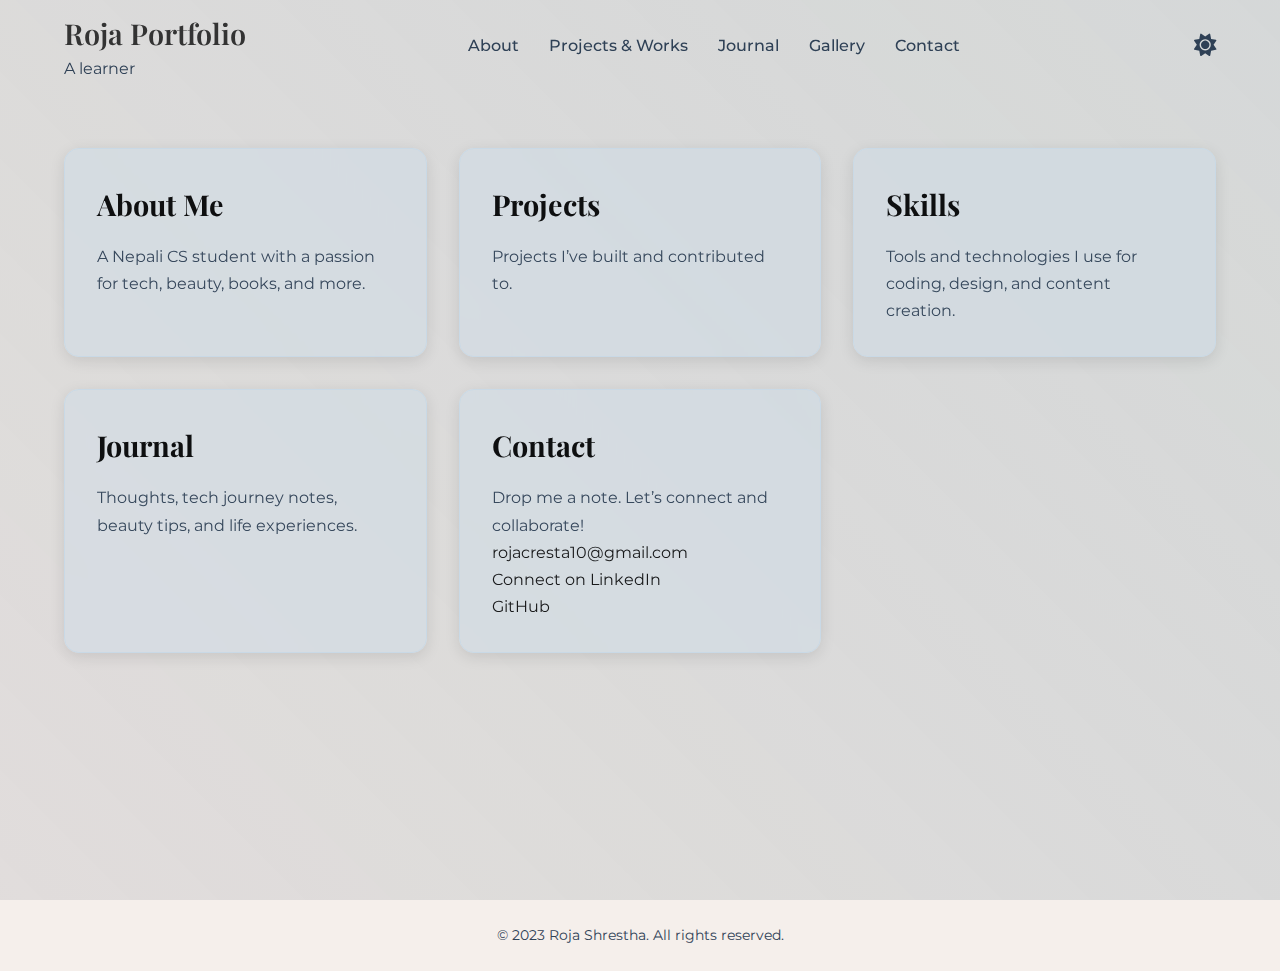
<file: index.html>
<!DOCTYPE html>
<html lang="en">
<head>
  <meta charset="UTF-8" />
  <meta name="viewport" content="width=device-width, initial-scale=1" />
  <title>Roja Portfolio — Home</title>
  <link rel="icon" href="rojapng.png" type="image/png" />

  <!-- Fonts & Icons -->
  <link href="https://fonts.googleapis.com/css2?family=Montserrat:wght@400;500;600;700&family=Playfair+Display:wght@600;700&display=swap" rel="stylesheet" />
  <link rel="stylesheet" href="https://cdnjs.cloudflare.com/ajax/libs/font-awesome/6.5.0/css/all.min.css" />

  <!-- Site styles -->
  <link rel="stylesheet" href="style.css" />

  <style>
    /* Make section-cards fully clickable without changing your main CSS */
    .clickable { position: relative; }
    .clickable .card-link {
      position: absolute; inset: 0; z-index: 5;
    }

    /* Header layout fixes: keep controls on the right */
    header#site-header {
      display: flex; align-items: center; justify-content: space-between;
      gap: 12px;
    }
    .right-controls { display: flex; align-items: center; gap: 10px; }
    .menu-toggle {
      display: none; background: transparent; border: 0; cursor: pointer;
      font-size: 1.8rem; line-height: 1; padding: 6px 8px;
    }

    /* Nav base (desktop) */
    .nav-menu { display: flex; align-items: center; gap: 30px; }

    /* Mobile */
    @media (max-width: 768px) {
      header#site-header { flex-wrap: wrap; }
      .menu-toggle { display: inline-block; }
      .nav-menu {
        display: none; width: 100%; flex-direction: column; gap: 10px;
        text-align: center; padding: 12px 0; border-radius: 12px;
        background: rgba(255,255,255,.85); backdrop-filter: blur(10px);
      }
      html.dark-mode .nav-menu { background: rgba(25,25,25,.9); }
      header#site-header.nav-open .nav-menu { display: flex; }
    }
  </style>
</head>
<body>
  <div class="container">
    <div class="cover"></div>

    <!-- Header -->
    <header id="site-header">
      <div class="left">
        <a href="index.html" class="logo-link"><h2>Roja Portfolio</h2></a>
        <p class="subtitle">A learner</p>
      </div>

      <!-- Navigation -->
      <nav id="primary-nav" class="nav-menu" aria-label="Primary">
        <a href="about.html">About</a>
        <a href="project.html">Projects & Works</a>
        <a href="journal.html">Journal</a>
        <a href="gallery.html">Gallery</a>
        <a href="contact.html">Contact</a>
      </nav>

      <!-- Right-side controls (always right) -->
      <div class="right-controls">
        <button class="menu-toggle" id="menu-toggle" aria-controls="primary-nav" aria-expanded="false" aria-label="Open menu">☰</button>
        <button id="toggle-theme" class="toggle-btn" aria-label="Toggle theme">
          <i id="theme-icon" class="fas fa-sun" aria-hidden="true"></i>
        </button>
      </div>
    </header>

    <!-- Main -->
    <main>
      <div class="section-container">
        <!-- About -->
        <section class="section-card clickable">
          <a class="card-link" href="about.html" aria-label="Go to About page"></a>
          <h2 class="section-title">About Me</h2>
          <p class="section-content">
            A Nepali CS student with a passion for tech, beauty, books, and more.
          </p>
        </section>

        <!-- Projects -->
        <section class="section-card clickable">
          <a class="card-link" href="project.html" aria-label="Go to Projects page"></a>
          <h2 class="section-title">Projects</h2>
          <p class="section-content">
            Projects I’ve built and contributed to.
          </p>
        </section>

        <!-- Skills -->
        <section class="section-card">
          <h2 class="section-title">Skills</h2>
          <p class="section-content">
            Tools and technologies I use for coding, design, and content creation.
          </p>
        </section>

        <!-- Journal -->
        <section class="section-card clickable">
          <a class="card-link" href="journal.html" aria-label="Go to Journal page"></a>
          <h2 class="section-title">Journal</h2>
          <p class="section-content">
            Thoughts, tech journey notes, beauty tips, and life experiences.
          </p>
        </section>

        <!-- Contact -->
        <section class="section-card clickable">
          <a class="card-link" href="contact.html" aria-label="Go to Contact page"></a>
          <h2 class="section-title">Contact</h2>
          <div class="section-content">
            <p>Drop me a note. Let’s connect and collaborate!</p>
            <a href="mailto:rojacresta10@gmail.com" class="contact-link">rojacresta10@gmail.com</a>
            <a href="https://www.linkedin.com/in/roja-shrestha-897589209/" class="contact-link" target="_blank" rel="noopener">Connect on LinkedIn</a>
            <a href="https://github.com/rojashrestha" class="contact-link" target="_blank" rel="noopener">GitHub</a>
          </div>
        </section>
      </div>
    </main>
  </div>

  <footer>
    <p>© 2023 Roja Shrestha. All rights reserved.</p>
  </footer>

  <!-- One JS: theme + menu -->
  <script>
    (function () {
      const header   = document.getElementById('site-header');
      const menuBtn  = document.getElementById('menu-toggle');
      const nav      = document.getElementById('primary-nav');
      const themeBtn = document.getElementById('toggle-theme');
      const icon     = document.getElementById('theme-icon');

      // ---------- THEME ----------
      const prefersDark = window.matchMedia('(prefers-color-scheme: dark)').matches;
      const saved = localStorage.getItem('theme');
      const startDark = saved ? saved === 'dark' : prefersDark;

      document.documentElement.classList.toggle('dark-mode', startDark);
      icon.className = startDark ? 'fas fa-moon' : 'fas fa-sun';
      themeBtn.setAttribute('aria-label', startDark ? 'Switch to light mode' : 'Switch to dark mode');

      themeBtn.addEventListener('click', () => {
        const nowDark = !document.documentElement.classList.contains('dark-mode');
        document.documentElement.classList.toggle('dark-mode', nowDark);
        localStorage.setItem('theme', nowDark ? 'dark' : 'light');
        icon.className = nowDark ? 'fas fa-moon' : 'fas fa-sun';
        themeBtn.setAttribute('aria-label', nowDark ? 'Switch to light mode' : 'Switch to dark mode');
      });

      // ---------- MENU ----------
      menuBtn.addEventListener('click', () => {
        const open = header.classList.toggle('nav-open');
        menuBtn.setAttribute('aria-expanded', open ? 'true' : 'false');
      });

      // close menu when a link is tapped (mobile)
      nav.querySelectorAll('a').forEach(a => {
        a.addEventListener('click', () => header.classList.remove('nav-open'));
      });
    })();
  </script>
</body>
</html>
</file>
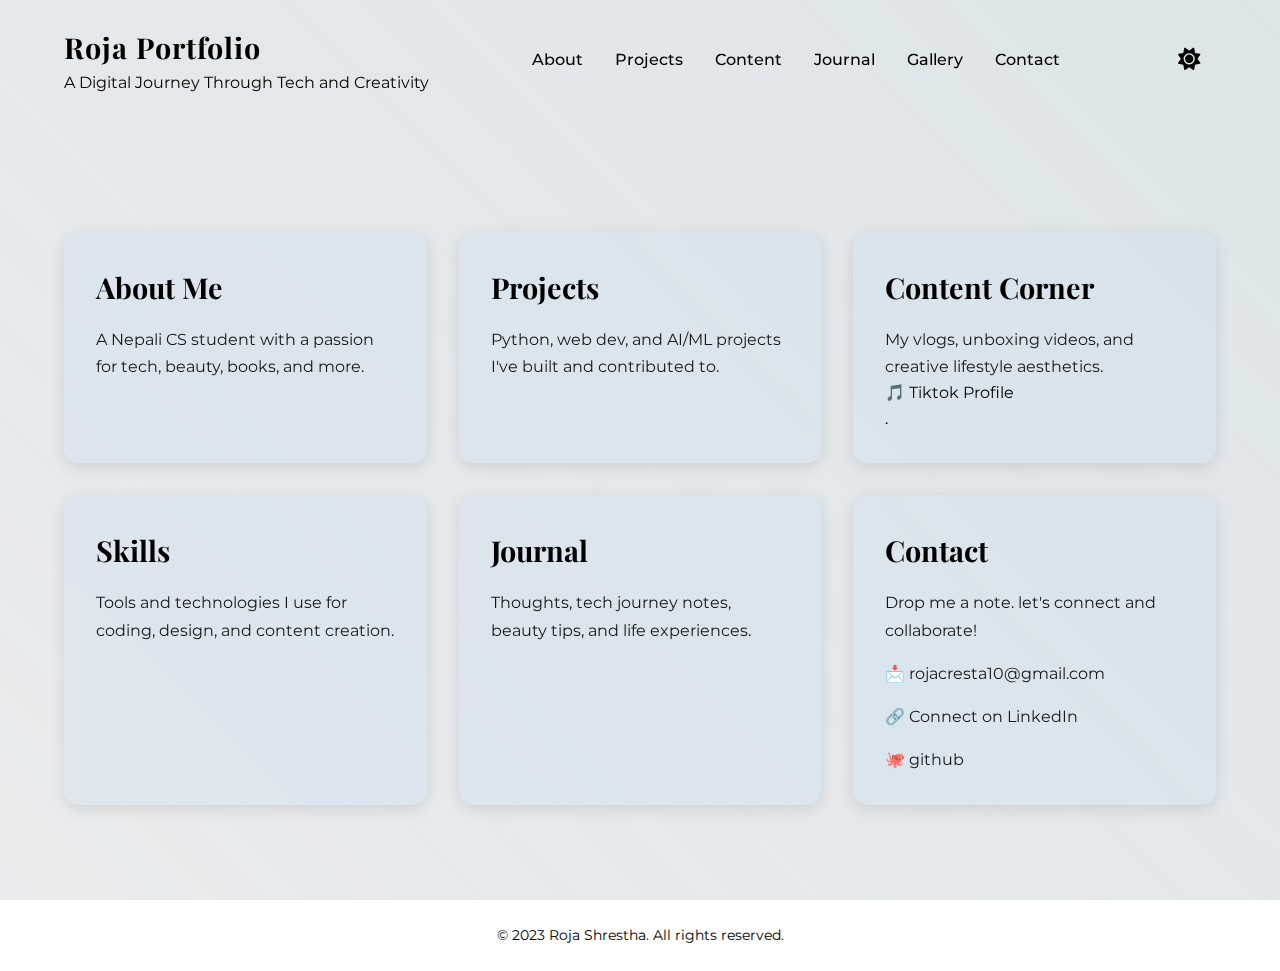
<file: roja/index.html>
<!DOCTYPE html>
<html lang="en">
<head>
    <meta charset="UTF-8">
    <meta name="viewport" content="width=device-width, initial-scale=1.0">
    <title>Roja Portfolio</title>
    <link rel="icon" href="rojapng.png" type="image/png" />

    <link href="https://fonts.googleapis.com/css2?family=Montserrat:wght@400;500;600;700&family=Playfair+Display:wght@600;700&display=swap" rel="stylesheet">
    <link rel="stylesheet" href="style.css">
<link
  rel="stylesheet"
  href="https://cdnjs.cloudflare.com/ajax/libs/font-awesome/6.5.0/css/all.min.css"
/>

</head>
<body>
    <div class="container">
      
        <div class="cover"></div>

        <header>
            <div class="left">
                <h2>Roja Portfolio</h2>
                <p class="subtitle">A Digital Journey Through Tech and Creativity</p>
            </div>
            <nav>
                <a href="about.html">About</a>
                <a href="project.html">Projects</a>
                <a href="content.html">Content</a>
                <a href="journal.html">Journal</a>
                <a href="Gallery.html">Gallery</a>
                <a href="contact.html">Contact</a>
            
            </nav>


<button id="toggle-theme" class="toggle-btn">
  <i id="theme-icon" class="fas fa-sun"></i> 
</button>

        </header>

        <main>
            <div class="section-container">
                <!-- About Section -->
                <section id="about" class="section-card">
                    <h2 class="section-title">About Me</h2>
                    <p class="section-content">
                        A Nepali CS student with a passion for tech, beauty, books, and more.
                    </p>
                </section>

                <!-- Projects Section -->
                <section id="projects" class="section-card">
                    <h2 class="section-title">Projects</h2>
                    <p class="section-content">
                        Python, web dev, and AI/ML projects I've built and contributed to.
                    </p>
                </section>

                <!-- Content Section -->
                <section id="content" class="section-card">
                    <h2 class="section-title">Content Corner</h2>
                    <p class="section-content">
                        My vlogs, unboxing videos, and creative lifestyle aesthetics.
                    </p>
                    <a href="https://www.tiktok.com/@rojashrestha__" class="contact-link">
                            	🎵 Tiktok Profile </a>.
                </section>

                <!-- Skills Section -->
                <section id="skills" class="section-card">
                    <h2 class="section-title">Skills</h2>
                    <p class="section-content">
                        Tools and technologies I use for coding, design, and content creation.
                    </p>
                </section>

                <!-- Journal Section -->
                <section id="journal" class="section-card">
                    <h2 class="section-title">Journal</h2>
                    <p class="section-content">
                        Thoughts, tech journey notes, beauty tips, and life experiences.
                    </p>
                </section>
                  

                <!-- Contact Section -->
                <section id="contact" class="section-card">
                    <h2 class="section-title">Contact</h2>
                    <div class="section-content">
                        <p>Drop me a note. let's connect and collaborate!</p>
                        <a href="mailto:rojacresta10@gmail.com" class="contact-link">
                            📩 rojacresta10@gmail.com
                        </a>
                        <a href="https://www.linkedin.com/in/roja-shrestha-897589209/" class="contact-link">
                            🔗 Connect on LinkedIn
                        </a>
                        <a href="https://github.com/rojashrestha" class="contact-link">
                            🐙 github
                        </a>
                    </div>
                </section>
            </div>
        </main>
    </div>
    <footer>
        <p>© 2023 Roja Shrestha. All rights reserved.</p>
    </footer>
<script>
  const toggleBtn = document.getElementById("toggle-theme");
  const themeIcon = document.getElementById("theme-icon");

  toggleBtn.addEventListener("click", () => {
    document.body.classList.toggle("dark-mode");
    
    // Reverse the icon logic
    if (document.body.classList.contains("dark-mode")) {
      themeIcon.classList.replace("fa-sun", "fa-moon");
    } else {
      themeIcon.classList.replace("fa-moon", "fa-sun");
    }
  });
</script>

</body>
</html>
</file>
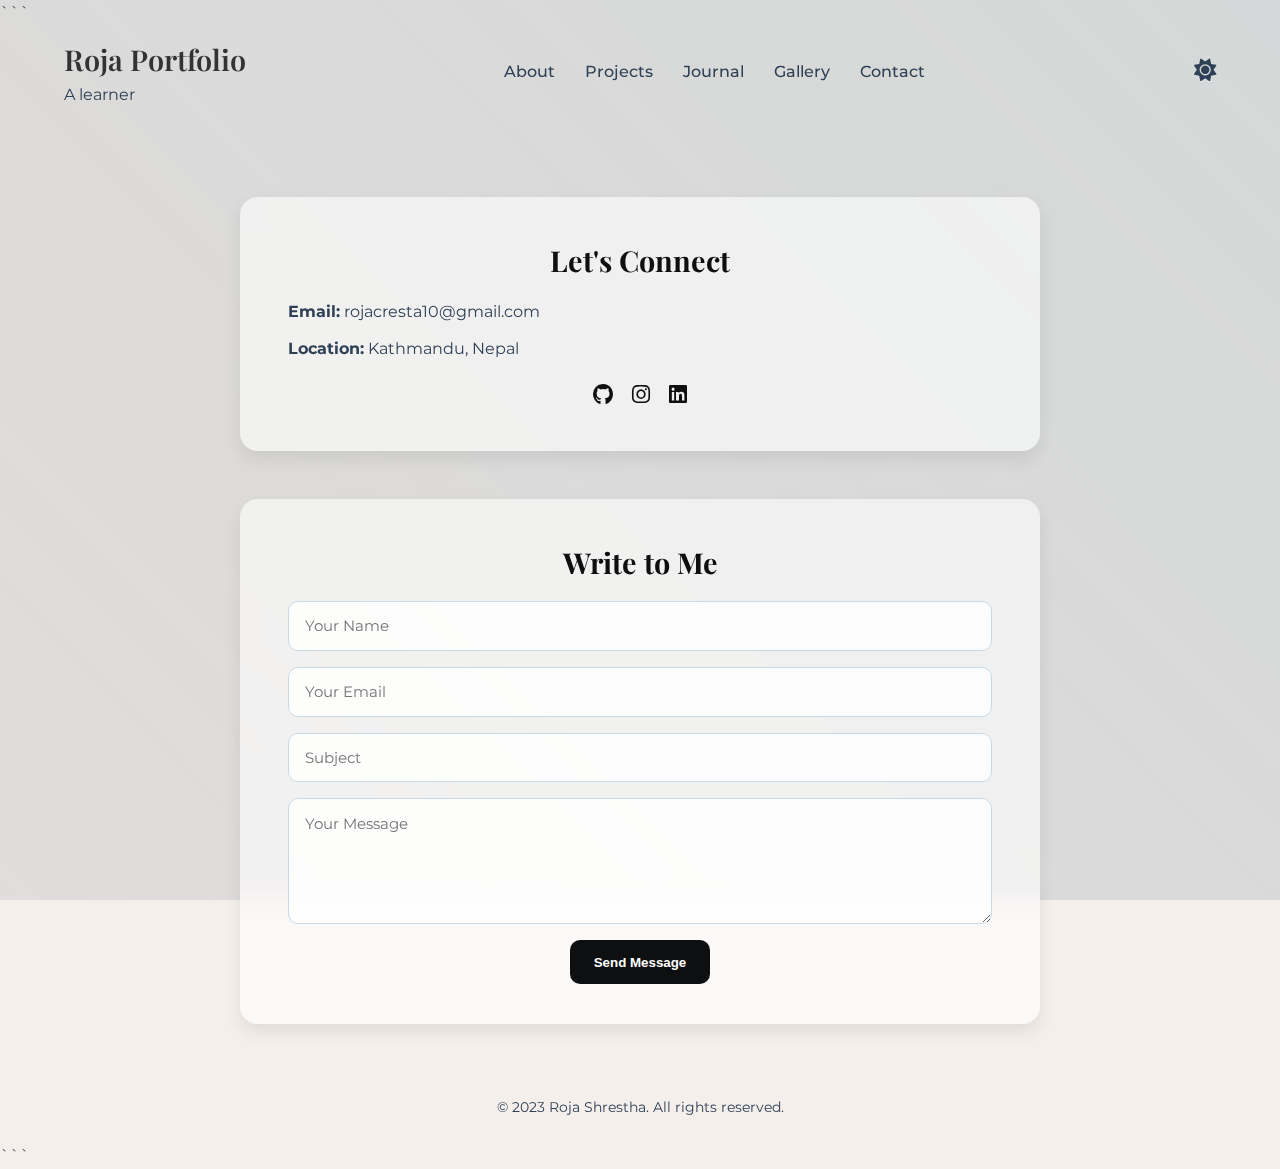
<file: contact.html>
<!DOCTYPE html>

<html lang="en">
<head>
  <meta charset="UTF-8" />
  <meta name="viewport" content="width=device-width, initial-scale=1.0" />
  <title>Roja Portfolio — Contact</title>
  <link rel="icon" href="rojapng.png" type="image/png" />

  <!-- Fonts & Icons -->

  <link href="https://fonts.googleapis.com/css2?family=Montserrat:wght@400;500;600&family=Playfair+Display:wght@600;700&display=swap" rel="stylesheet">
  <link rel="stylesheet" href="https://cdnjs.cloudflare.com/ajax/libs/font-awesome/6.5.0/css/all.min.css"/>

  <!-- Shared site CSS -->

  <link rel="stylesheet" href="style.css" />

  <style>
    /* --- Contact Page Styling --- */
    main {
      padding: 5rem 8% 3rem;
    }

    .contact-wrapper {
      display: flex;
      flex-direction: column;
      gap: 3rem;
      align-items: center;
    }

    .contact-card {
      background: rgba(255, 255, 255, 0.6);
      border-radius: 18px;
      padding: 2.5rem 3rem;
      box-shadow: 0 8px 18px rgba(0, 0, 0, 0.08);
      max-width: 800px;
      width: 100%;
      backdrop-filter: blur(10px);
      transition: all 0.3s ease;
    }

    body.dark-mode .contact-card {
      background: rgba(30, 30, 30, 0.8);
      box-shadow: 0 8px 18px rgba(255, 255, 255, 0.05);
    }

    .contact-card:hover {
      transform: translateY(-4px);
    }

    .contact-card h2 {
      font-family: 'Playfair Display', serif;
      font-size: 1.8rem;
      color: var(--teal);
      margin-bottom: 1rem;
      text-align: center;
    }

    .info-item {
      font-size: 1rem;
      margin-bottom: 0.7rem;
    }

    .info-item strong {
      color: var(--navy);
    }

    .socials {
      margin-top: 1rem;
      display: flex;
      gap: 1.2rem;
      justify-content: center;
    }

    .socials .icon {
      color: var(--teal);
      font-size: 1.3rem;
      transition: transform 0.3s ease, color 0.3s ease;
    }

    .socials .icon:hover {
      color: var(--sky-blue);
      transform: scale(1.15);
    }

    /* --- Contact Form --- */
    form {
      display: flex;
      flex-direction: column;
      gap: 1rem;
    }

    input, textarea {
      width: 100%;
      padding: 0.9rem 1rem;
      border: 1px solid var(--sky-blue);
      border-radius: 10px;
      font-family: 'Montserrat', sans-serif;
      font-size: 0.95rem;
      background: rgba(255, 255, 255, 0.8);
      transition: all 0.3s ease;
    }

    input:focus, textarea:focus {
      outline: none;
      border-color: var(--teal);
      box-shadow: 0 0 0 3px rgba(47, 65, 86, 0.15);
    }

    button.btn {
      align-self: center;
      background: var(--teal);
      color: var(--white);
      padding: 0.9rem 1.5rem;
      border: none;
      border-radius: 10px;
      font-weight: 600;
      cursor: pointer;
      transition: background 0.3s ease, transform 0.2s ease;
    }

    button.btn:hover {
      background: var(--navy);
      transform: translateY(-2px);
    }

    body.dark-mode input,
    body.dark-mode textarea {
      background: rgba(30, 30, 30, 0.6);
      color: #eee;
      border-color: #444;
    }

    /* Toast */
    .toast {
      position: fixed;
      bottom: 20px;
      right: 20px;
      background: var(--teal);
      color: #fff;
      padding: 1rem 1.5rem;
      border-radius: 8px;
      font-size: 0.95rem;
      box-shadow: 0 4px 10px rgba(0, 0, 0, 0.15);
      animation: fadeInOut 3s ease forwards;
    }

    @keyframes fadeInOut {
      0% {opacity: 0;}
      10% {opacity: 1;}
      90% {opacity: 1;}
      100% {opacity: 0;}
    }
  </style>

</head>

<body>
  <div class="container">
    <div class="cover"></div>

```
<!-- Header -->
<header>
  <div class="left">
    <a href="index.html" class="logo-link"><h2>Roja Portfolio</h2></a>
    <p class="subtitle">A learner</p>
  </div>

  <nav>
    <a href="about.html">About</a>
    <a href="project.html">Projects</a>
    <a href="journal.html">Journal</a>
    <a href="Gallery.html">Gallery</a>
    <a href="contact.html">Contact</a>
  </nav>

  <button id="toggle-theme" class="toggle-btn">
    <i id="theme-icon" class="fas fa-sun"></i>
  </button>
</header>

<!-- Main -->
<main>
  <div class="contact-wrapper">
    <!-- Contact Info -->
    <div class="contact-card">
      <h2>Let's Connect</h2>
      <div class="info-item"><strong>Email:</strong> rojacresta10@gmail.com</div>
      <div class="info-item"><strong>Location:</strong> Kathmandu, Nepal</div>
      <div class="socials">
        <a href="https://github.com/rojashrestha" target="_blank" class="icon"><i class="fab fa-github"></i></a>
        <a href="https://www.instagram.com/rojashrestha__/" target="_blank" class="icon"><i class="fab fa-instagram"></i></a>
        <a href="https://www.linkedin.com/in/roja-shrestha-897589209/" target="_blank" class="icon"><i class="fab fa-linkedin"></i></a>
      </div>
    </div>

    <!-- Contact Form -->
    <div class="contact-card">
      <h2>Write to Me</h2>
      <form id="contact-form">
        <input type="text" name="name" placeholder="Your Name" required />
        <input type="email" name="email" placeholder="Your Email" required />
        <input type="text" name="subject" placeholder="Subject" required />
        <textarea name="message" rows="5" placeholder="Your Message" required></textarea>
        <button type="submit" class="btn">Send Message </button>
      </form>
    </div>
  </div>
</main>

<footer>
  <p>© 2023 Roja Shrestha. All rights reserved.</p>
</footer>
```

  </div>

  <div class="toast" id="toast" style="display:none;">
    Message sent!<br>Thank you for reaching out.
  </div>

  <script>
    // Theme toggle
    const toggleBtn = document.getElementById("toggle-theme");
    const icon = document.getElementById("theme-icon");
    toggleBtn.addEventListener("click", () => {
      document.body.classList.toggle("dark-mode");
      icon.classList.toggle("fa-moon");
      icon.classList.toggle("fa-sun");
    });

    // Toast & form
    const form = document.getElementById('contact-form');
    const toast = document.getElementById('toast');
    form.addEventListener('submit', (e) => {
      e.preventDefault();
      toast.style.display = 'block';
      setTimeout(() => {
        toast.style.display = 'none';
        form.reset();
      }, 3000);
    });
  </script>

</body>
</html>
</file>
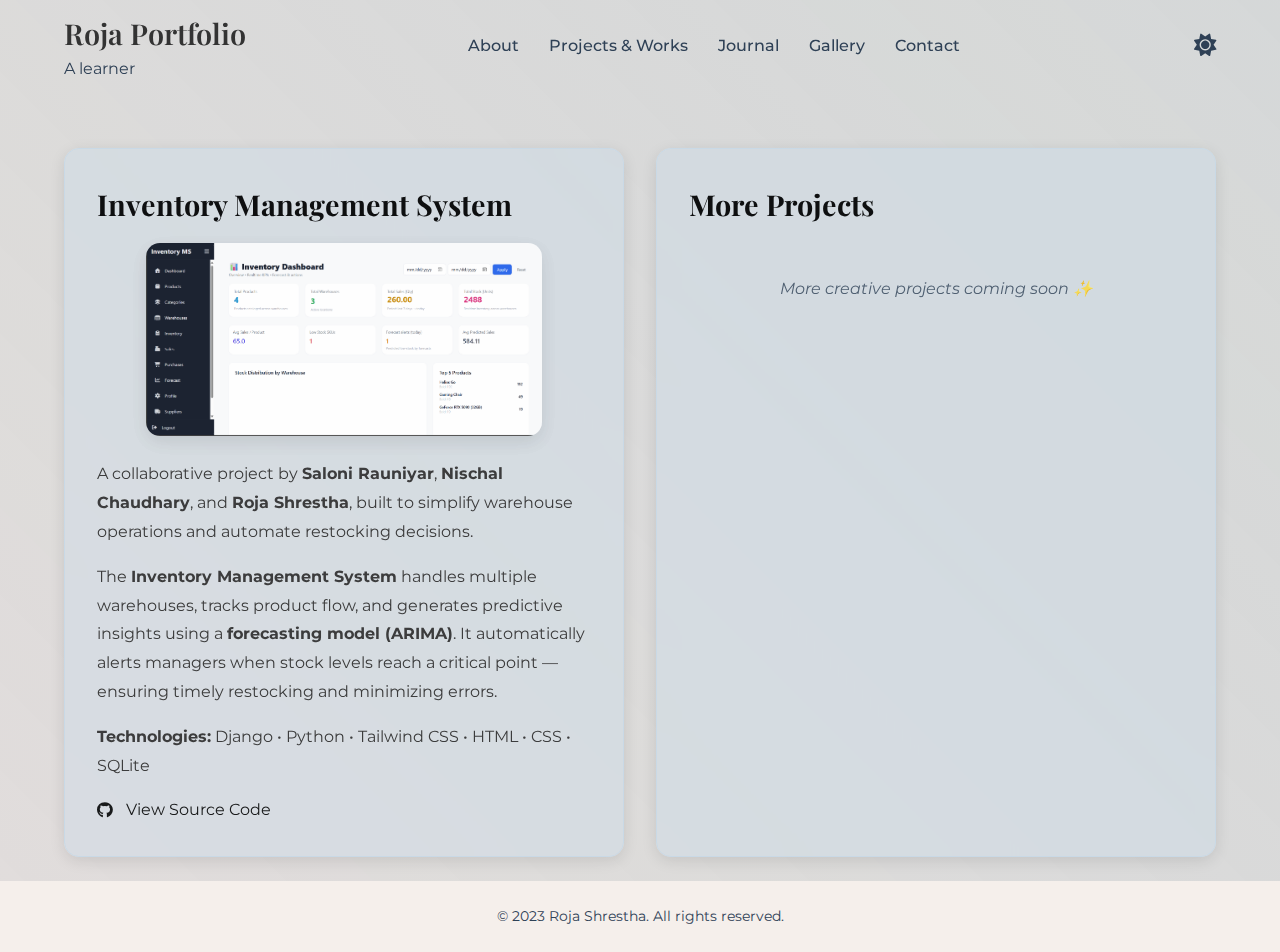
<file: project.html>
<!DOCTYPE html>
<html lang="en">
<head>
  <meta charset="UTF-8" />
  <meta name="viewport" content="width=device-width, initial-scale=1.0" />
  <title>Roja Portfolio — Projects</title>
  <link rel="icon" href="rojapng.png" type="image/png" />

  <!-- Fonts & Icons -->
  <link href="https://fonts.googleapis.com/css2?family=Montserrat:wght@400;500;600;700&family=Playfair+Display:wght@600;700&display=swap" rel="stylesheet">
  <link rel="stylesheet" href="https://cdnjs.cloudflare.com/ajax/libs/font-awesome/6.5.0/css/all.min.css"/>
  <link rel="stylesheet" href="style.css" />

  <style>
    /* ==========================================================
       🧩 Project Page Styles
    ========================================================== */
    .project-image {
      width: 80%;
      max-width: 650px;
      border-radius: 14px;
      margin: 0 auto 1.5rem;
      display: block;
      box-shadow: 0 6px 18px rgba(0, 0, 0, 0.1);
      transition: transform 0.3s ease;
    }

    .project-image:hover {
      transform: scale(1.02);
    }

    .section-content p {
      margin-bottom: 1rem;
      font-size: 1rem;
      color: #333;
      line-height: 1.8;
    }

    body.dark-mode .section-content p {
      color: #eaeaea;
    }

    .coming-soon {
      text-align: center;
      margin-top: 3rem;
      font-style: italic;
      opacity: 0.8;
    }
  </style>
</head>

<body>
  <div class="container">
    <div class="cover"></div>

    <!-- ==========================================================
         🔝 Header
    ========================================================== -->
    <header>
      <div class="left">
        <a href="index.html" class="logo-link"><h2>Roja Portfolio</h2></a>
        <p class="subtitle">A learner</p>
      </div>

      <nav>
        <a href="about.html">About</a>
        <a href="project.html">Projects & Works</a>
        <a href="journal.html">Journal</a>
        <a href="gallery.html">Gallery</a>
        <a href="contact.html">Contact</a>
      </nav>

      <button id="toggle-theme" class="toggle-btn" aria-label="Toggle theme">
        <i id="theme-icon" class="fas fa-sun"></i>
      </button>
    </header>

    <!-- ==========================================================
         🧠 Main Content
    ========================================================== -->
    <main>
      <div class="section-container">

        <!-- === Project 1 === -->
        <section class="section-card">
          <h2 class="section-title">Inventory Management System</h2>
          <div class="section-content">
            <img src="Inventory-management-system.png" alt="Inventory Management System Dashboard" class="project-image" />

            <p>
              A collaborative project by <strong>Saloni Rauniyar</strong>, <strong>Nischal Chaudhary</strong>, and <strong>Roja Shrestha</strong>,
              built to simplify warehouse operations and automate restocking decisions.
            </p>

            <p>
              The <strong>Inventory Management System</strong> handles multiple warehouses, tracks product flow,
              and generates predictive insights using a <strong>forecasting model (ARIMA)</strong>.  
              It automatically alerts managers when stock levels reach a critical point — ensuring timely restocking and minimizing errors.
            </p>

            <p><strong>Technologies:</strong> Django • Python • Tailwind CSS • HTML • CSS • SQLite</p>

            <div style="margin-top:1rem;">
              <a href="https://github.com/ronnin796/INV_SYS.git" target="_blank" class="contact-link" aria-label="View Source Code on GitHub">
                <i class="fab fa-github"></i> View Source Code
              </a>
            </div>
          </div>
        </section>

        <!-- === Coming Soon === -->
        <section class="section-card">
          <h2 class="section-title">More Projects</h2>
          <div class="section-content coming-soon">
            More creative projects coming soon ✨
          </div>
        </section>

      </div>
    </main>

    <footer>
      <p>© 2023 Roja Shrestha. All rights reserved.</p>
    </footer>
  </div>

  <!-- ==========================================================
       🌓 Dark Mode Script
  ========================================================== -->
  <script>
    const toggleBtn = document.getElementById("toggle-theme");
    const icon = document.getElementById("theme-icon");
    toggleBtn.addEventListener("click", () => {
      document.body.classList.toggle("dark-mode");
      icon.classList.toggle("fa-moon");
      icon.classList.toggle("fa-sun");
    });
  </script>
  <script>
(function () {
  const btn = document.getElementById('toggle-theme');
  const icon = document.getElementById('theme-icon');

  function isDark() {
    return document.documentElement.classList.contains('dark-mode');
  }

  function setDarkMode(enable) {
    document.documentElement.classList.toggle('dark-mode', enable);
    localStorage.setItem('theme', enable ? 'dark' : 'light');
    updateIcon();
  }

  function updateIcon() {
    const dark = isDark();
    icon.className = dark ? 'fas fa-moon' : 'fas fa-sun';
    btn.setAttribute('aria-label', dark ? 'Switch to light mode' : 'Switch to dark mode');
  }

  // Initial load
  const saved = localStorage.getItem('theme');
  const prefersDark = window.matchMedia('(prefers-color-scheme: dark)').matches;
  if (saved === 'dark' || (!saved && prefersDark)) {
    document.documentElement.classList.add('dark-mode');
  }
  updateIcon();

  // Click event
  btn?.addEventListener('click', () => setDarkMode(!isDark()));
})();
</script>

</body>
</html>
</file>
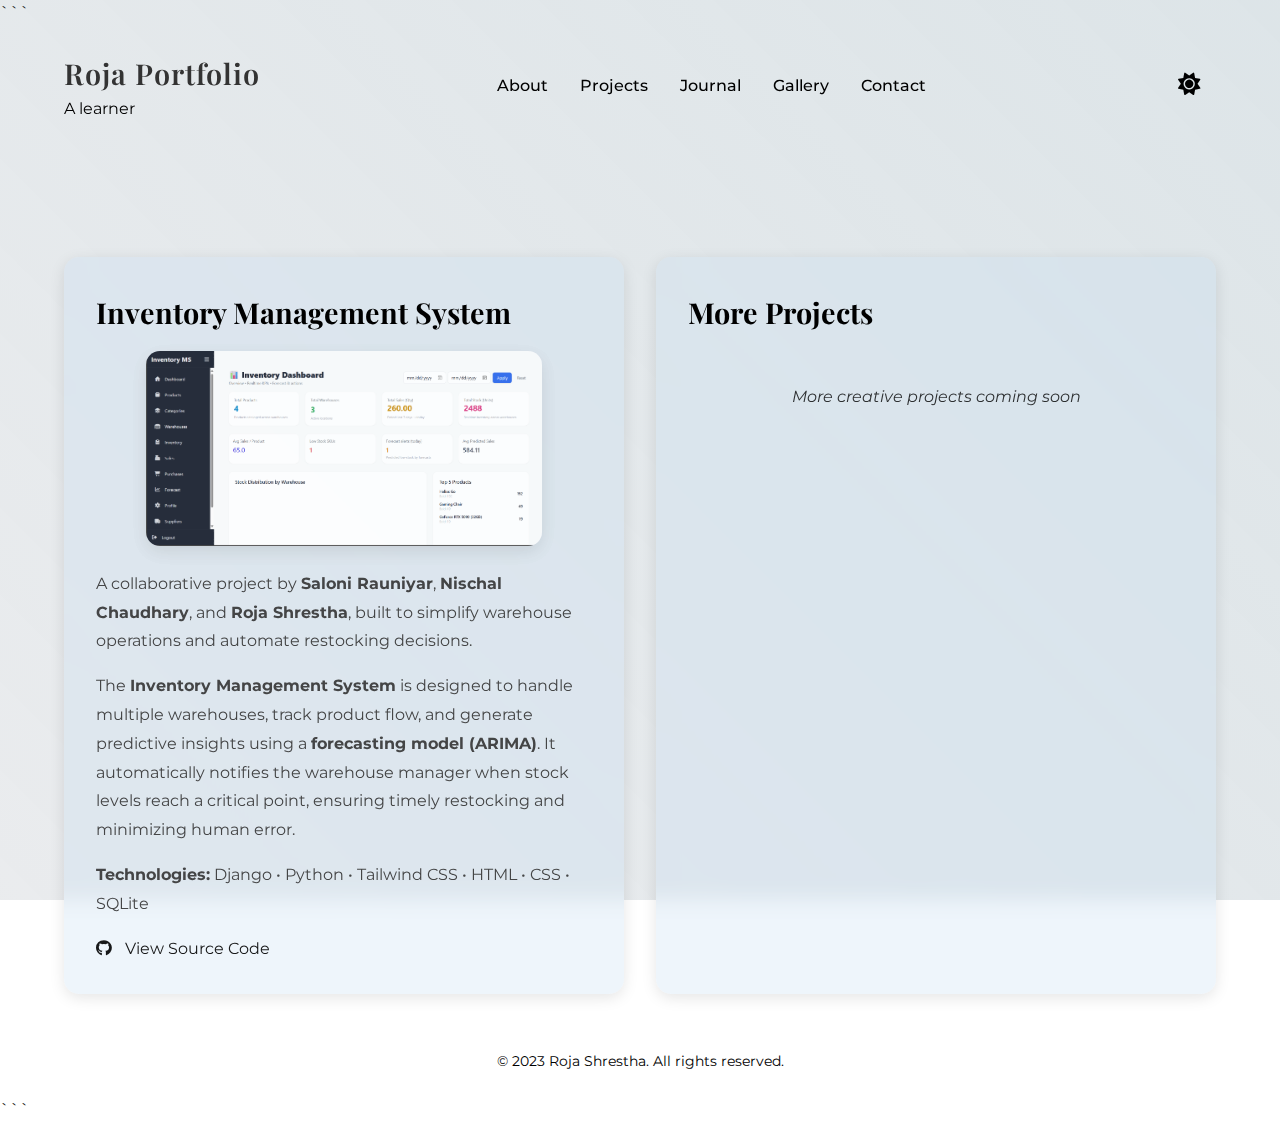
<file: roja/project.html>
<!DOCTYPE html>

<html lang="en">
<head>
  <meta charset="UTF-8" />
  <meta name="viewport" content="width=device-width, initial-scale=1.0" />
  <title>Roja Portfolio — Projects</title>
  <link rel="icon" href="rojapng.png" type="image/png" />

  <!-- Fonts & Icons -->

  <link href="https://fonts.googleapis.com/css2?family=Montserrat:wght@400;500;600;700&family=Playfair+Display:wght@600;700&display=swap" rel="stylesheet">
  <link rel="stylesheet" href="https://cdnjs.cloudflare.com/ajax/libs/font-awesome/6.5.0/css/all.min.css"/>
  <link rel="stylesheet" href="style.css" />

  <style>
    .project-image {
      width: 80%;
      max-width: 650px;
      border-radius: 14px;
      margin: 0 auto 1.5rem;
      display: block;
      box-shadow: 0 6px 18px rgba(0,0,0,0.1);
      transition: transform 0.3s ease;
    }

    .project-image:hover {
      transform: scale(1.02);
    }

    .section-content p {
      margin-bottom: 1rem;
      font-size: 1rem;
      color: #333;
      line-height: 1.8;
    }

    body.dark-mode .section-content p {
      color: #eaeaea;
    }

    .coming-soon {
      text-align: center;
      margin-top: 3rem;
      font-style: italic;
      opacity: 0.8;
    }
  </style>

</head>

<body>
  <div class="container">
    <div class="cover"></div>

```
<header>
  <div class="left">
    <a href="index.html" class="logo-link"><h2>Roja Portfolio</h2></a>
    <p class="subtitle">A learner</p>
  </div>

  <nav>
    <a href="about.html">About</a>
    <a href="project.html">Projects</a>
    <a href="journal.html">Journal</a>
    <a href="Gallery.html">Gallery</a>
    <a href="contact.html">Contact</a>
  </nav>

  <button id="toggle-theme" class="toggle-btn">
    <i id="theme-icon" class="fas fa-sun"></i>
  </button>
</header>

<main>
  <div class="section-container">

    <section class="section-card">
      <h2 class="section-title">Inventory Management System</h2>
      <div class="section-content">
        <img src="Inventory-management-system.png" alt="Inventory Management System Dashboard" class="project-image" />

        <p>
          A collaborative project by <strong>Saloni Rauniyar</strong>, <strong>Nischal Chaudhary</strong>, and <strong>Roja Shrestha</strong>,
          built to simplify warehouse operations and automate restocking decisions.
        </p>

        <p>
          The <strong>Inventory Management System</strong> is designed to handle multiple warehouses,
          track product flow, and generate predictive insights using a <strong>forecasting model (ARIMA)</strong>.
          It automatically notifies the warehouse manager when stock levels reach a critical point,
          ensuring timely restocking and minimizing human error.
        </p>

        <p>
          <strong>Technologies:</strong> Django • Python • Tailwind CSS • HTML • CSS • SQLite
        </p>

        <div style="margin-top:1rem;">
          <a href="https://github.com/ronnin796/INV_SYS.git" target="_blank" class="contact-link">
            <i class="fab fa-github"></i> View Source Code
          </a>
        </div>
      </div>
    </section>

    <!-- Coming Soon Section -->
    <section class="section-card">
      <h2 class="section-title">More Projects</h2>
      <div class="section-content coming-soon">
        More creative projects coming soon 
      </div>
    </section>

  </div>
</main>

<footer>
  <p>© 2023 Roja Shrestha. All rights reserved.</p>
</footer>
```

  </div>

  <script>
    const toggleBtn = document.getElementById("toggle-theme");
    const icon = document.getElementById("theme-icon");
    toggleBtn.addEventListener("click", () => {
      document.body.classList.toggle("dark-mode");
      icon.classList.toggle("fa-moon");
      icon.classList.toggle("fa-sun");
    });
  </script>

</body>
</html>
</file>
<file: style.css>
/* -------------------- THEME VARIABLES -------------------- */
:root {
  --navy: #2F4156;
  --teal: #0e0f10;
  --beige: #F5EFEB;
  --sky-blue: #C9D9E6;
  --white: #FFFFFF;

  --primary: var(--navy);
  --secondary: var(--teal);
  --accent: var(--sky-blue);
  --bg: var(--beige);
  --text: var(--navy);
}

/* -------------------- RESET -------------------- */
* {
  margin: 0;
  padding: 0;
  box-sizing: border-box;
}

body {
  font-family: 'Montserrat', sans-serif;
  color: var(--text);
  background-color: var(--bg);
  line-height: 1.6;
  overflow-x: hidden;
}

/* -------------------- LAYOUT / SHELL -------------------- */
.container {
  position: relative;
  width: 100%;
  min-height: 100vh;
}

.cover {
  position: fixed;
  inset: 0;
  background: linear-gradient(45deg, rgba(47,65,86,.10) 0%, rgba(86,124,141,.20) 100%);
  z-index: -1;
}

/* -------------------- HEADER / NAV -------------------- */
header {
  position: relative;
  z-index: 2;
  padding: 10px 5%;
  display: flex;
  justify-content: space-between;
  align-items: center;
}

.left h2,
.logo-link h2 {
  font-family: 'Playfair Display', serif;
  font-size: 1.8rem;
  font-weight: 600;
  color: #333;
  margin: 0;
}

.logo-link { text-decoration: none; }
html.dark-mode .logo-link h2 { color: #eaeaea; }
.logo-link:hover h2 { color: #aad3f2; }

nav {
  display: flex;
  align-items: center;
  gap: 30px;
}

nav a {
  color: var(--text);
  text-decoration: none;
  font-weight: 500;
  font-size: 1rem;
  position: relative;
  padding: .4rem 0;
  transition: color .25s ease;
}

nav a::after {
  content: '';
  position: absolute;
  left: 0;
  bottom: 0;
  width: 0;
  height: 2px;
  background: var(--teal);
  transition: width .25s ease;
}
nav a:hover { color: #1c2a35; }
nav a:hover::after { width: 100%; }

/* -------------------- MAIN CONTENT -------------------- */
main {
  padding: 24px 5% 24px;
}

.section-container {
  display: grid;
  grid-template-columns: repeat(auto-fit, minmax(300px, 1fr));
  gap: 2rem;
  margin-top: 2rem;
}

.section-card {
  background: rgba(198, 222, 242, 0.30);
  backdrop-filter: blur(10px);
  border-radius: 15px;
  padding: 2rem;
  border: 1px solid var(--sky-blue);
  transition: transform .25s ease, background .25s ease;
  box-shadow: 0 4px 15px rgba(0, 0, 2, 0.10);
}
.section-card:hover {
  transform: translateY(-4px);
  background: rgba(206, 231, 247, 0.40);
}

.section-title {
  font-family: 'Playfair Display', serif;
  font-size: 1.8rem;
  margin-bottom: 1rem;
  color: var(--teal);
}

.section-content {
  font-size: 1rem;
  color: var(--text);
  opacity: .95;
  line-height: 1.7;
}

/* -------------------- CONTACT LINKS -------------------- */
#contact .section-content {
  display: flex;
  flex-direction: column;
  gap: 1rem;
}

.contact-link {
  color: var(--teal);
  text-decoration: none;
  display: flex;
  align-items: center;
  gap: .8rem;
  transition: opacity .25s ease, text-decoration-color .25s ease;
}
.contact-link:hover { opacity: .85; text-decoration: underline; }

/* -------------------- TOGGLE BUTTON -------------------- */
.toggle-btn {
  background-color: transparent;
  border: none;
  font-size: 1.4rem;
  color: var(--text);
  cursor: pointer;
  transition: transform .2s ease;
}
.toggle-btn:hover { transform: scale(1.1); }

/* -------------------- FOOTER -------------------- */
footer {
  text-align: center;
  padding: 1.5rem 0;
  background-color: var(--bg);
  color: var(--text);
  font-size: .9rem;
}

/* -------------------- GALLERY GRID -------------------- */
.media-grid {
  display: grid;
  grid-template-columns: repeat(auto-fill, minmax(180px, 1fr));
  gap: 16px;
}

.tile {
  position: relative;
  aspect-ratio: 1 / 1;
  border-radius: 16px;
  overflow: hidden;
  background: var(--card-bg, #fff);
  box-shadow: 0 8px 18px rgba(0, 0, 0, 0.08);
}

.tile img {
  width: 100%;
  height: 100%;
  object-fit: cover;
  transition: transform .3s ease;
}
.tile:hover img { transform: scale(1.06); }

.tile .overlay {
  position: absolute;
  inset: 0;
  display: grid;
  place-items: center;
  color: #fff;
  background: rgba(0,0,0,.35);
  opacity: 0;
  transition: opacity .25s ease;
  font-weight: 600;
  text-align: center;
}
.tile:hover .overlay { opacity: 1; }

/* -------------------- DARK MODE (Soft + Readable) -------------------- */
html.dark-mode {
  --bg: #0f1115;
  --text: #e8ecf1;
  --teal: #9ed2ff;
  --sky-blue: #3a4b5f;
  --primary: #dfe6ee;
  --secondary: #10151b;
  --accent: #244056;
}

html.dark-mode,
html.dark-mode body {
  background: radial-gradient(1200px 800px at 20% -10%, #141821 0%, #0f1115 60%, #0b0d11 100%);
  color: var(--text);
}

html.dark-mode nav a { color: var(--text); }
html.dark-mode nav a:hover { color: #cfe7ff; }

html.dark-mode .section-card,
html.dark-mode .contact-card {
  background: rgba(255,255,255,0.06);
  border-color: rgba(158,210,255,0.25);
  box-shadow: 0 10px 28px rgba(0,0,0,.45);
}

html.dark-mode .section-title { color: #ebf3ff; }
html.dark-mode .section-content { color: var(--text); opacity: 0.98; }

html.dark-mode .contact-link {
  color: #bde2ff;
  text-decoration-color: rgba(189,226,255,.6);
}
html.dark-mode .contact-link:hover {
  color: #e6f4ff;
  text-decoration-color: #e6f4ff;
}

html.dark-mode input,
html.dark-mode textarea {
  background: #161a22;
  color: #e9eef4;
  border-color: #2a3342;
  box-shadow: none;
}
html.dark-mode input:focus,
html.dark-mode textarea:focus {
  border-color: #77c2ff;
  box-shadow: 0 0 0 3px rgba(119,194,255,.18);
}

html.dark-mode .tile { background: #12161e; }
html.dark-mode .tile .overlay { background: rgba(255,255,255,0.08); }

html.dark-mode footer {
  color: #cfd8e3;
  background: transparent;
}

html.dark-mode .toggle-btn {
  color: #e9eef4;
}

/* -------------------- RESPONSIVE DESIGN -------------------- */
@media (max-width: 768px) {
  header {
    flex-direction: column;
    align-items: flex-start;
    gap: 10px;
  }

  nav {
    flex-wrap: wrap;
    gap: 12px;
    justify-content: flex-start;
  }

  .section-card {
    padding: 1.3rem;
  }

  .about,
  main {
    padding: 1.5rem 1.2rem;
  }

  .profile-picture {
    width: 200px;
    height: 240px;
  }

  .section-title {
    font-size: 1.4rem;
  }

  .section-content {
    font-size: 0.95rem;
    text-align: justify;
  }

  footer {
    font-size: 0.8rem;
  }

  /* contact cards mobile alignment */
  .contact-wrapper {
    gap: 2rem;
  }

  .contact-card {
    padding: 1.8rem;
  }
}
@media (max-width: 600px) {
  header {
    flex-direction: column;
    text-align: center;
  }

  nav {
    justify-content: center;
  }

  .left {
    align-items: center;
  }
}
/* ============ HAMBURGER NAV ============ */
.menu-toggle {
  display: none;
  background: transparent;
  border: 0;
  font-size: 1.8rem;
  line-height: 1;
  cursor: pointer;
  color: var(--text);
}

/* keep theme button to the far right */
#toggle-theme {
  margin-left: 12px;
}

/* Desktop: normal row layout */
.nav-menu {
  display: flex;
  align-items: center;
  gap: 30px;
}

/* ----- Mobile styles ----- */
@media (max-width: 768px) {
  header {
    position: relative;
    display: grid;
    grid-template-columns: 1fr auto auto; /* left | menu | theme */
    gap: 10px;
    align-items: center;
  }

  .menu-toggle {
    display: inline-block;
    order: 2;
  }

  #toggle-theme {
    order: 3;
  }

  /* collapsed by default */
  .nav-menu {
    display: none;
    position: absolute;
    top: 100%;
    left: 0;
    right: 0;
    margin-top: 10px;
    background: rgba(255,255,255,0.85);
    backdrop-filter: blur(10px);
    border-radius: 12px;
    padding: 12px 16px;
    box-shadow: 0 10px 20px rgba(0,0,0,0.08);
    flex-direction: column;
    gap: 12px;
    z-index: 5;
  }

  /* show when header has .nav-open */
  header.nav-open .nav-menu {
    display: flex;
  }

  /* link touch targets */
  .nav-menu a {
    display: block;
    width: 100%;
    padding: 10px 6px;
    border-radius: 8px;
  }
  .nav-menu a:active { background: rgba(0,0,0,0.05); }

  /* dark mode surface */
  body.dark-mode .nav-menu {
    background: rgba(25,25,25,0.9);
  }

  /* tighten cards & grid on mobile */
  .section-container { grid-template-columns: 1fr; }
  .section-card { padding: 1.2rem; }
}

/* Optional: prevent ugly wide spacing from justify on small screens */
@media (max-width: 600px) {
  p { text-align: left; }
}
/* ---- FIX: keep dark-mode icon on right ---- */
header {
  display: flex;
  justify-content: space-between;
  align-items: center;
}

/* Hamburger + theme on right side for all devices */
.right-controls {
  display: flex;
  align-items: center;
  gap: 10px;
}

/* Hide hamburger normally, show only on small screens */
.menu-toggle {
  display: none;
}

/* ----- Responsive layout ----- */
@media (max-width: 768px) {
  header {
    flex-wrap: wrap;
    justify-content: space-between;
  }

  .menu-toggle {
    display: block;
    font-size: 1.8rem;
    background: transparent;
    border: none;
    cursor: pointer;
  }

  .nav-menu {
    width: 100%;
    flex-direction: column;
    display: none;
    text-align: center;
    background: rgba(255, 255, 255, 0.85);
    backdrop-filter: blur(10px);
    border-radius: 12px;
    padding: 12px 0;
  }

  header.nav-open .nav-menu {
    display: flex;
  }

  body.dark-mode .nav-menu {
    background: rgba(25, 25, 25, 0.9);
  }
}
</file>
<file: roja/style.css>
/*:root {
            --navy: #2F4156;
            --teal: #0e0f10;
            --beige: #F5EFEB;
            --sky-blue: #C9D9E6;
            --white: #FFFFFF;
            
            --primary: var(--navy);
            --secondary: var(--teal);
            --accent: var(--sky-blue);
            --bg: var(--beige);
            --text: var(--navy);
        } */

        
        * {
            margin: 0;
            padding: 0;
            box-sizing: border-box;
        }

        body {
            font-family: 'Montserrat', sans-serif;
            color: var(--text);
            background-color: var(--bg);
            line-height: 1.6;
            overflow-x: hidden;
        }

        /* Video Container */
        .container {
            position: relative;
            width: 100%;
            min-height: 100vh;
        }

        .back-vid {
            position: fixed;
            right: 0;
            bottom: 0;
            min-width: 100%;
            min-height: 100%;
            z-index: -1;
        }

        .cover {
            position: fixed;
            inset: 0;
            background: linear-gradient(45deg, rgba(47, 65, 86, 0.1) 0%, rgba(86, 124, 141, 0.2) 100%);
        }

        /* Header Styles */
        header {
            position: relative;
            padding: 1.5rem 5%;
            display: flex;
            justify-content: space-between;
            align-items: center;
            z-index: 2;
        }

        .left h2 {
            font-family: 'Playfair Display', Montserrat;
            font-size: 1.8rem;
            margin: 0;
            letter-spacing: 1px;
            background: transparent
           
            
        }

        nav {
            display: flex;
            gap: 2rem;
        }

        nav a {
            color: var(--text);
            text-decoration: none;
            font-weight: 500;
            font-size: 1rem;
            transition: all 0.3s ease;
            position: relative;
            padding: 0.5rem 0;
        }

        nav a::after {
            content: '';
            position: absolute;
            bottom: 0;
            left: 0;
            width: 0;
            height: 2px;
            background: var(--teal);
            transition: width 0.3s ease;
        }

        nav a:hover::after {
            width: 100%;
        }

      /* --- Logo Styling --- */
.logo-link {
  text-decoration: none;
}

.logo-link h2 {
  font-family: 'Playfair Display', Montserrat;
  font-weight: 600;
  color: #333;
  transition: color 0.3s ease;
}

body.dark-mode .logo-link h2 {
  color: #eaeaea;
}

.logo-link:hover h2 {
  color: #aad3f2;
}

        main {
            padding: 4rem 5% 2rem;
            position: relative;
            z-index: 1;
        }

        .section-container {
            display: grid;
            grid-template-columns: repeat(auto-fit, minmax(300px, 1fr));
            gap: 2rem;
            margin-top: 3rem;
        }

        .section-card {
            background: rgba(198, 222, 242, 0.3);
            backdrop-filter: blur(10px);
            border-radius: 15px;
            padding: 2rem;
            border: 1px solid var(--sky-blue);
            transition: all 0.3s ease;
            box-shadow: 0 4px 15px rgba(0, 0, 2, 0.1);
        }

        .section-card:hover {
            transform: translateY(-5px);
            background: rgba(206, 231, 247, 0.4);
        }

        .section-title {
            font-family: 'Playfair Display', serif;
            font-size: 1.8rem;
            margin-bottom: 1rem;
            color: var(--teal);
        }

        .section-content {
            font-size: 1rem;
            color: var(--text);
            opacity: 0.9;
            line-height: 1.7;
        }

        /* Contact Section */
        #contact .section-content {
            display: flex;
            flex-direction: column;
            gap: 1rem;
        }

        .contact-link {
            color: var(--teal);
            text-decoration: none;
            display: flex;
            align-items: center;
            gap: 0.8rem;
            transition: all 0.3s ease;
        }

        .contact-link:hover {
            opacity: 0.8;
            text-decoration: underline;
        }

        /* Toggle Button */
        .toggle-btn {
            background-color: var(--teal);
            color: var(--bg);
            border: none;
            padding: 0.5rem 1rem;
            border-radius: 10px;
            cursor: pointer;
            font-weight: bold;
            transition: background-color 0.3s ease;
        }

        .toggle-btn:hover {
            background-color: var(--navy);
        }

        /* Responsive Design */
        @media (max-width: 768px) {
            header {
                flex-direction: column;
                gap: 1.5rem;
                padding: 1rem 5%;
            }

            nav {
                flex-wrap: wrap;
                justify-content: center;
                gap: 1.2rem;
            }

            .left h2 {
                font-size: 1.5rem;
            }

            .section-container {
                grid-template-columns: 1fr;
            }
            
            .section-title {
                font-size: 1.5rem;
            }
        }

        @media (max-aspect-ratio: 16/9) {
            .back-vid {
                width: auto;
                height: 100%;
            }
        }

        @media (min-aspect-ratio: 16/9) {
            .back-vid {
                width: 100%;
                height: auto;
            }
        }

body.dark-mode {
  --primary: #f8f9fa;
  --secondary: #f3f3f7;
  --accent: #101010;
  --bg: #080808;
  --text: #f8f2f2;
}

.toggle-btn {
  background-color: transparent;
  border: none;
  font-size: 1.4rem;
  color: var(--text);
  cursor: pointer;
  transition: transform 0.3s ease;
}

.toggle-btn:hover {
  transform: scale(1.2);
}

footer {
  text-align: center;
  padding: 1.5rem 0;
  background-color: var(--bg);
  color: var(--text);
  font-size: 0.9rem;
}
.media-grid {
  display: grid;
  grid-template-columns: repeat(auto-fill, minmax(180px, 1fr));
  gap: 16px;
}

.tile {
  position: relative;
  aspect-ratio: 1 / 1;
  border-radius: 16px;
  overflow: hidden;
  background: var(--card-bg, #fff);
  box-shadow: 0 8px 18px rgba(0, 0, 0, 0.08);
}

.tile img {
  width: 100%;
  height: 100%;
  object-fit: cover;
  transition: transform 0.3s ease;
}

.tile .overlay {
  position: absolute;
  inset: 0;
  display: grid;
  place-items: center;
  color: #fff;
  background: rgba(0, 0, 0, 0.35);
  opacity: 0;
  transition: opacity 0.25s ease;
  font-weight: 600;
  text-align: center;
}

.tile:hover img {
  transform: scale(1.06);
}

.tile:hover .overlay {
  opacity: 1;
}

body.dark-mode .tile {
  background: #111;
  box-shadow: 0 8px 18px rgba(0, 0, 0, 0.35);
}
body.dark-mode .tile .overlay {
  background: rgba(255, 255, 255, 0.1);
}


    </style>
</file>
